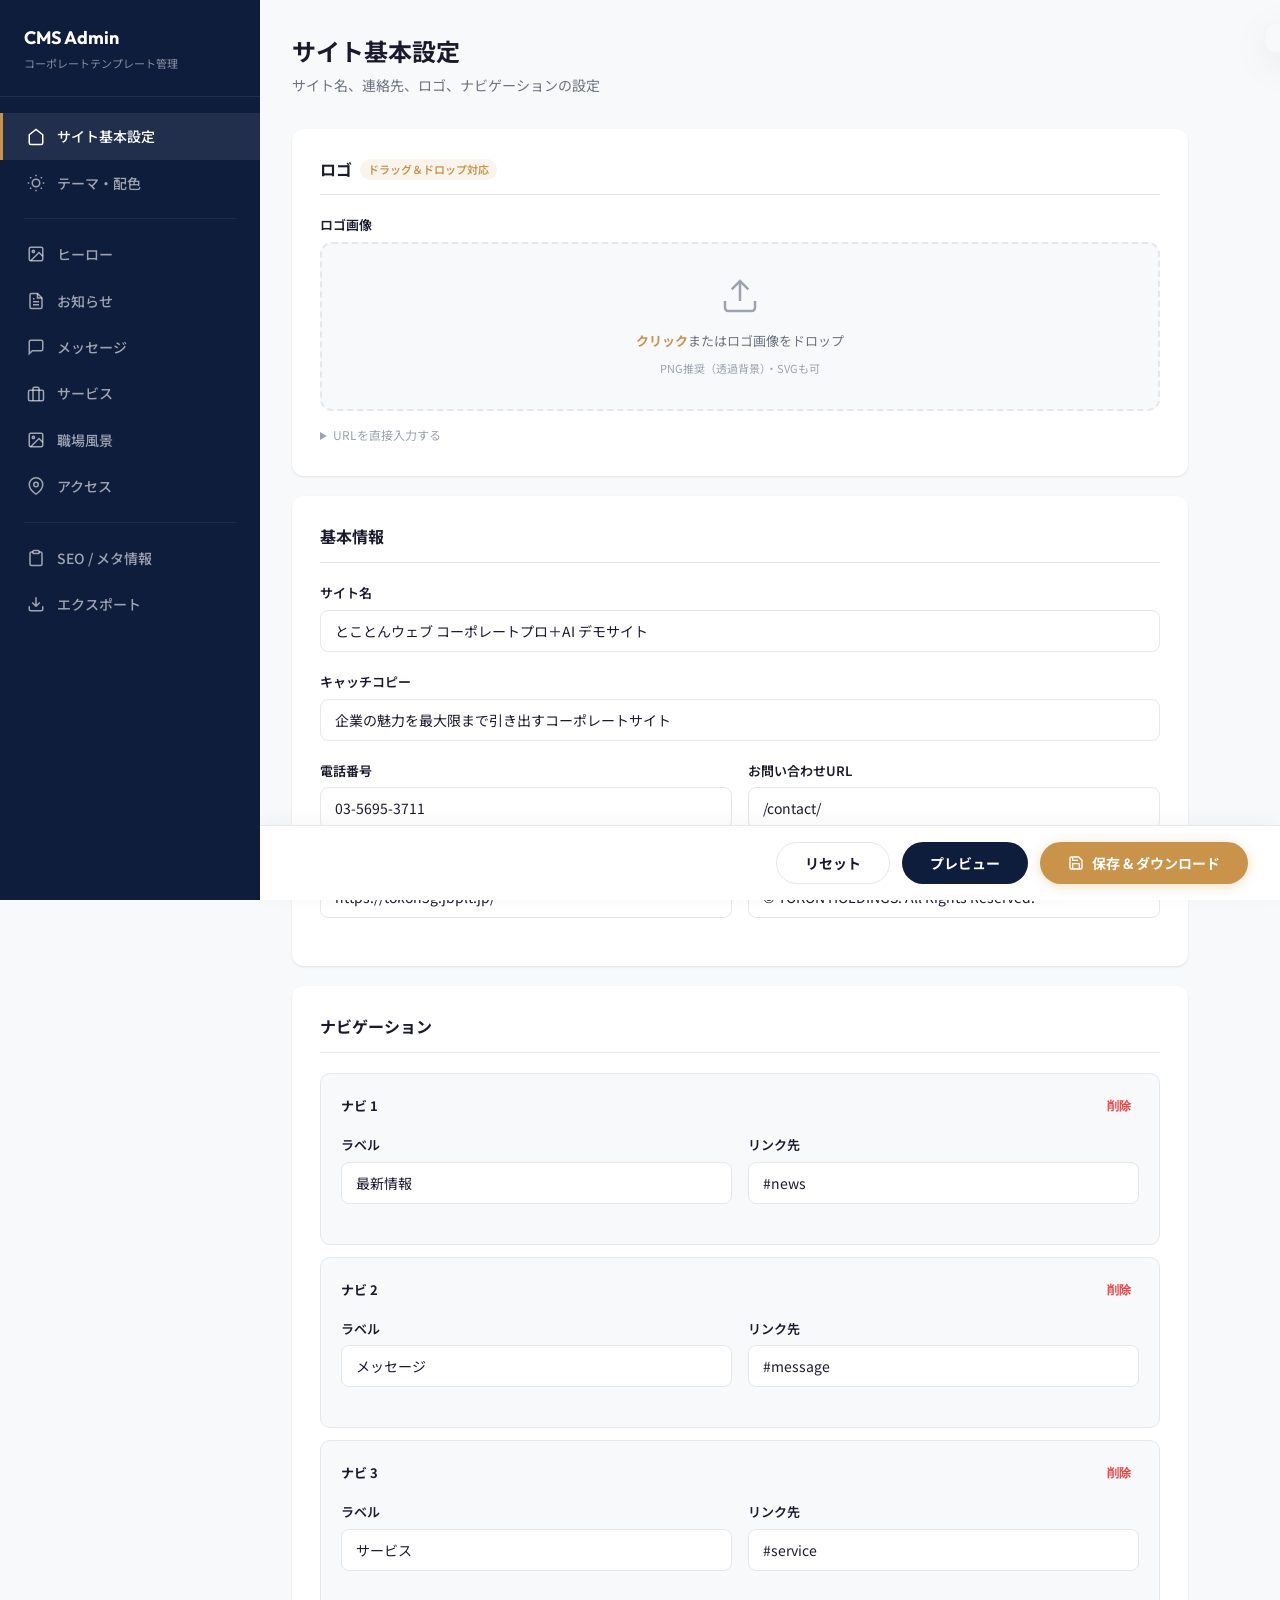
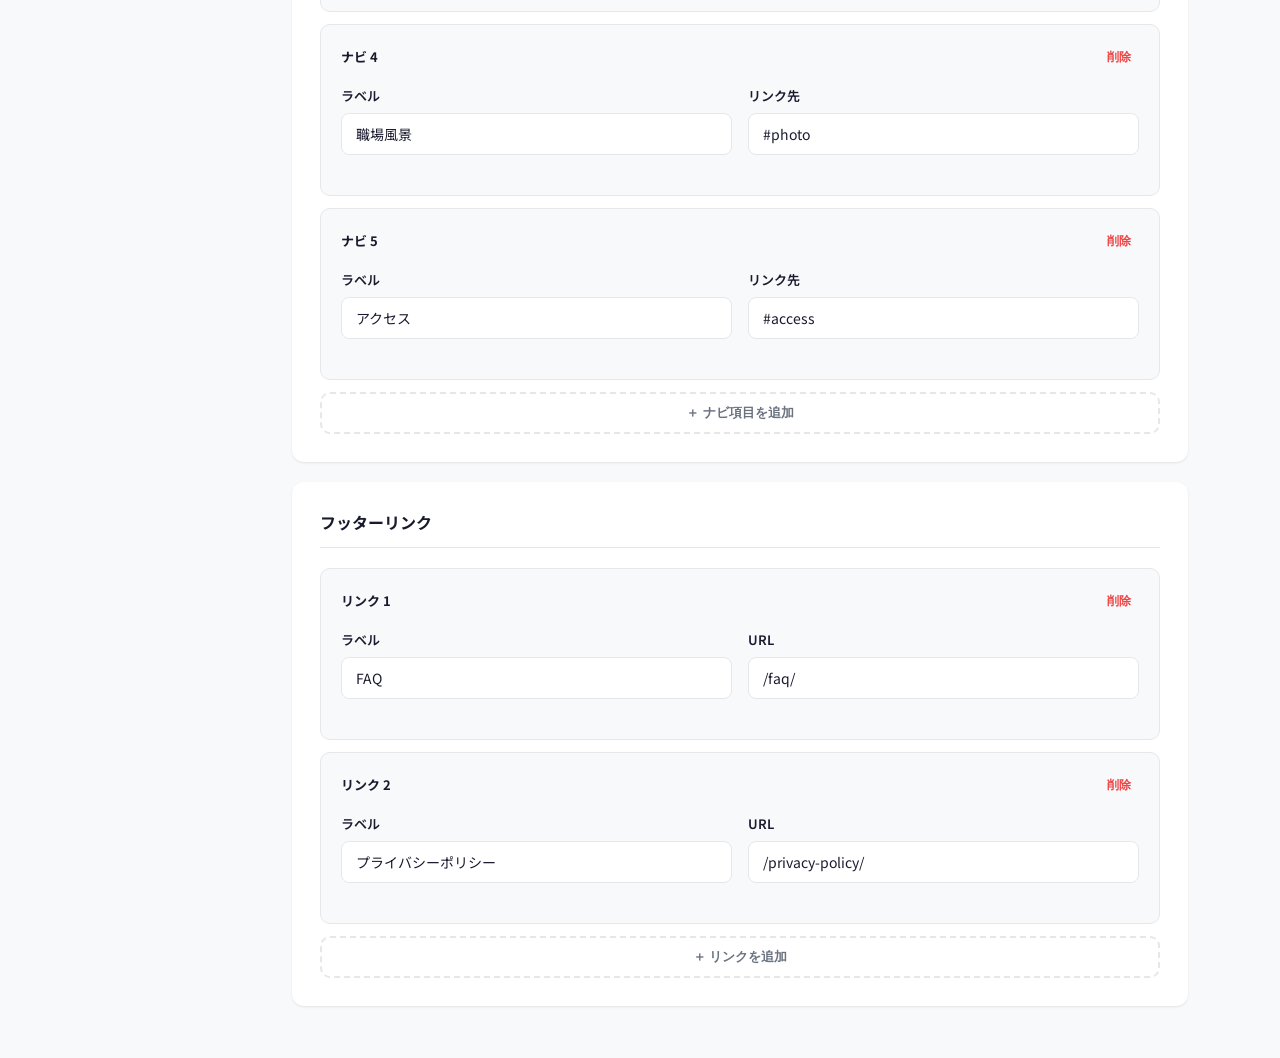
<file: admin.html>
<!DOCTYPE html>
<html lang="ja">
<head>
  <meta charset="UTF-8">
  <meta name="viewport" content="width=device-width, initial-scale=1.0">
  <title>CMS管理画面</title>
  <link rel="preconnect" href="https://fonts.googleapis.com">
  <link href="https://fonts.googleapis.com/css2?family=Outfit:wght@400;500;600;700&family=Noto+Sans+JP:wght@400;500;700&display=swap" rel="stylesheet">
  <style>
    :root {
      --cms-primary: #0f1d3d;
      --cms-accent: #c9944a;
      --cms-accent-light: #e4b87a;
      --cms-bg: #f8f9fb;
      --cms-card: #ffffff;
      --cms-border: #e5e7eb;
      --cms-text: #1a1a2e;
      --cms-text-light: #6b7280;
      --cms-text-muted: #9ca3af;
      --cms-success: #10b981;
      --cms-danger: #ef4444;
      --cms-info: #3b82f6;
      --cms-radius: 12px;
      --cms-shadow: 0 1px 3px rgba(0,0,0,0.06), 0 1px 2px rgba(0,0,0,0.04);
      --cms-shadow-lg: 0 10px 40px rgba(0,0,0,0.08);
      --font: 'Noto Sans JP', sans-serif;
      --font-en: 'Outfit', sans-serif;
    }
    * { margin: 0; padding: 0; box-sizing: border-box; }
    body { font-family: var(--font); background: var(--cms-bg); color: var(--cms-text); line-height: 1.6; }

    /* === LAYOUT === */
    .cms { display: flex; min-height: 100vh; }

    .cms__sidebar {
      width: 260px; background: var(--cms-primary); color: #fff;
      padding: 24px 0; position: fixed; top: 0; left: 0; bottom: 0;
      overflow-y: auto; z-index: 100;
    }
    .cms__sidebar-logo { padding: 0 24px 24px; border-bottom: 1px solid rgba(255,255,255,0.08); margin-bottom: 16px; }
    .cms__sidebar-logo h1 { font-family: var(--font-en); font-size: 18px; font-weight: 700; }
    .cms__sidebar-logo span { font-size: 11px; color: rgba(255,255,255,0.5); display: block; margin-top: 2px; }

    .cms__nav { list-style: none; }
    .cms__nav-item {
      display: flex; align-items: center; gap: 12px; padding: 12px 24px;
      color: rgba(255,255,255,0.6); font-size: 14px; font-weight: 500;
      cursor: pointer; transition: all 0.2s; border-left: 3px solid transparent;
    }
    .cms__nav-item:hover { color: rgba(255,255,255,0.9); background: rgba(255,255,255,0.04); }
    .cms__nav-item.active { color: #fff; background: rgba(255,255,255,0.08); border-left-color: var(--cms-accent); }
    .cms__nav-item svg { width: 18px; height: 18px; flex-shrink: 0; }
    .cms__nav-divider { height: 1px; background: rgba(255,255,255,0.06); margin: 12px 24px; }

    .cms__main { flex: 1; margin-left: 260px; padding: 32px; max-width: 960px; }
    .cms__page-header { margin-bottom: 32px; }
    .cms__page-title { font-size: 24px; font-weight: 700; }
    .cms__page-desc { font-size: 14px; color: var(--cms-text-light); margin-top: 4px; }

    /* === CARDS === */
    .cms__card { background: var(--cms-card); border-radius: var(--cms-radius); box-shadow: var(--cms-shadow); padding: 28px; margin-bottom: 20px; }
    .cms__card-title {
      font-size: 16px; font-weight: 700; margin-bottom: 20px; padding-bottom: 12px;
      border-bottom: 1px solid var(--cms-border); display: flex; align-items: center; gap: 8px;
    }
    .badge { font-size: 11px; font-weight: 600; padding: 2px 8px; border-radius: 100px; background: rgba(201,148,74,0.1); color: var(--cms-accent); }

    /* === FORM === */
    .cms__field { margin-bottom: 20px; }
    .cms__field:last-child { margin-bottom: 0; }
    .cms__label { display: block; font-size: 13px; font-weight: 600; margin-bottom: 6px; }
    .cms__label-hint { font-weight: 400; color: var(--cms-text-light); font-size: 12px; margin-left: 8px; }

    .cms__input {
      width: 100%; padding: 10px 14px; border: 1px solid var(--cms-border); border-radius: 8px;
      font-family: var(--font); font-size: 14px; color: var(--cms-text); background: #fff;
      transition: border-color 0.2s, box-shadow 0.2s; outline: none;
    }
    .cms__input:focus { border-color: var(--cms-accent); box-shadow: 0 0 0 3px rgba(201,148,74,0.12); }
    textarea.cms__input { min-height: 100px; resize: vertical; line-height: 1.8; }
    select.cms__input { cursor: pointer; }
    .cms__input-row { display: grid; grid-template-columns: 1fr 1fr; gap: 16px; }

    /* === DRAG & DROP IMAGE === */
    .cms__dropzone {
      border: 2px dashed var(--cms-border); border-radius: 12px; padding: 32px 20px;
      text-align: center; cursor: pointer; transition: all 0.25s; position: relative;
      background: var(--cms-bg); min-height: 120px; display: flex; flex-direction: column;
      align-items: center; justify-content: center; gap: 8px;
    }
    .cms__dropzone:hover, .cms__dropzone.dragover {
      border-color: var(--cms-accent); background: rgba(201,148,74,0.04);
    }
    .cms__dropzone.dragover { transform: scale(1.01); }
    .cms__dropzone-icon { color: var(--cms-text-muted); }
    .cms__dropzone-text { font-size: 13px; color: var(--cms-text-light); }
    .cms__dropzone-text strong { color: var(--cms-accent); }
    .cms__dropzone-hint { font-size: 11px; color: var(--cms-text-muted); }
    .cms__dropzone input[type="file"] { display: none; }

    .cms__dropzone-preview {
      position: relative; display: inline-block; margin-top: 12px; max-width: 100%;
    }
    .cms__dropzone-preview img, .cms__dropzone-preview video {
      max-width: 100%; max-height: 200px; border-radius: 8px; display: block;
      box-shadow: 0 2px 12px rgba(0,0,0,0.1);
    }
    .cms__dropzone-remove {
      position: absolute; top: -8px; right: -8px; width: 24px; height: 24px;
      background: var(--cms-danger); color: #fff; border: none; border-radius: 50%;
      cursor: pointer; font-size: 14px; line-height: 1; display: flex;
      align-items: center; justify-content: center; box-shadow: 0 2px 8px rgba(239,68,68,0.3);
    }
    .cms__url-fallback { margin-top: 10px; }
    .cms__url-fallback summary {
      font-size: 12px; color: var(--cms-text-muted); cursor: pointer;
      user-select: none; padding: 4px 0;
    }
    .cms__url-fallback .cms__input { margin-top: 6px; font-size: 12px; }

    /* === COLOR PALETTE === */
    .cms__palette { display: flex; flex-wrap: wrap; gap: 8px; margin-bottom: 16px; }
    .cms__palette-swatch {
      width: 36px; height: 36px; border-radius: 10px; cursor: pointer;
      border: 3px solid transparent; transition: all 0.2s; position: relative;
    }
    .cms__palette-swatch:hover { transform: scale(1.15); }
    .cms__palette-swatch.active {
      border-color: var(--cms-text); box-shadow: 0 0 0 2px #fff, 0 0 0 4px var(--cms-text);
    }
    .cms__palette-swatch.active::after {
      content: '✓'; position: absolute; inset: 0; display: flex; align-items: center;
      justify-content: center; color: #fff; font-size: 14px; font-weight: 700;
      text-shadow: 0 1px 2px rgba(0,0,0,0.5);
    }
    .cms__color-custom {
      display: flex; align-items: center; gap: 10px; margin-top: 8px;
    }
    .cms__color-custom input[type="color"] {
      width: 40px; height: 36px; border: 1px solid var(--cms-border); border-radius: 8px;
      cursor: pointer; padding: 2px;
    }
    .cms__color-custom input[type="text"] {
      width: 100px; font-family: var(--font-en); font-size: 13px;
    }
    .cms__color-label { font-size: 12px; color: var(--cms-text-light); }

    /* === REPEATER === */
    .cms__repeater-item {
      background: var(--cms-bg); border: 1px solid var(--cms-border); border-radius: 10px;
      padding: 20px; margin-bottom: 12px;
    }
    .cms__repeater-header { display: flex; justify-content: space-between; align-items: center; margin-bottom: 16px; }
    .cms__repeater-label { font-size: 13px; font-weight: 700; }
    .cms__repeater-remove {
      background: none; border: none; color: var(--cms-danger); font-size: 12px;
      font-weight: 600; cursor: pointer; padding: 4px 8px; border-radius: 6px; transition: background 0.2s;
    }
    .cms__repeater-remove:hover { background: rgba(239,68,68,0.08); }

    .cms__add-btn {
      display: inline-flex; align-items: center; gap: 6px; padding: 10px 20px;
      border: 2px dashed var(--cms-border); border-radius: 10px; background: none;
      color: var(--cms-text-light); font-size: 13px; font-weight: 600; cursor: pointer;
      transition: all 0.2s; width: 100%; justify-content: center;
    }
    .cms__add-btn:hover { border-color: var(--cms-accent); color: var(--cms-accent); background: rgba(201,148,74,0.04); }

    /* === ACTIONS === */
    .cms__actions {
      position: fixed; bottom: 0; left: 260px; right: 0; background: #fff;
      border-top: 1px solid var(--cms-border); padding: 16px 32px;
      display: flex; gap: 12px; justify-content: flex-end; z-index: 50;
      box-shadow: 0 -4px 20px rgba(0,0,0,0.04);
    }
    .cms__btn {
      padding: 10px 28px; border: none; border-radius: 100px; font-family: var(--font);
      font-size: 14px; font-weight: 700; cursor: pointer; transition: all 0.2s;
      display: inline-flex; align-items: center; gap: 8px;
    }
    .cms__btn--primary { background: var(--cms-accent); color: #fff; box-shadow: 0 2px 12px rgba(201,148,74,0.3); }
    .cms__btn--primary:hover { background: var(--cms-accent-light); transform: translateY(-1px); }
    .cms__btn--secondary { background: var(--cms-primary); color: #fff; }
    .cms__btn--secondary:hover { opacity: 0.9; }
    .cms__btn--outline { background: #fff; color: var(--cms-text); border: 1px solid var(--cms-border); }
    .cms__btn--outline:hover { border-color: var(--cms-text-light); }

    .cms__toast {
      position: fixed; top: 24px; right: 24px; padding: 14px 24px; border-radius: 10px;
      font-size: 14px; font-weight: 600; z-index: 9999;
      transform: translateX(120%); transition: transform 0.3s cubic-bezier(0.34,1.56,0.64,1);
      box-shadow: var(--cms-shadow-lg);
    }
    .cms__toast.is-visible { transform: translateX(0); }
    .cms__toast--success { background: var(--cms-success); color: #fff; }
    .cms__toast--error { background: var(--cms-danger); color: #fff; }

    .cms__note {
      background: rgba(201,148,74,0.08); border: 1px solid rgba(201,148,74,0.2);
      border-radius: 10px; padding: 14px 20px; font-size: 13px; color: #8b6914;
      margin-bottom: 24px; display: flex; align-items: flex-start; gap: 8px; line-height: 1.7;
    }
    .cms__note-blue {
      background: rgba(59,130,246,0.06); border-color: rgba(59,130,246,0.2); color: #1e40af;
    }

    @media (max-width: 768px) {
      .cms__sidebar { width: 100%; position: relative; padding: 16px 0; }
      .cms__main { margin-left: 0; padding: 20px; }
      .cms__actions { left: 0; }
      .cms__input-row { grid-template-columns: 1fr; }
    }
  </style>
</head>
<body>
<div class="cms">
  <aside class="cms__sidebar">
    <div class="cms__sidebar-logo">
      <h1>CMS Admin</h1>
      <span>コーポレートテンプレート管理</span>
    </div>
    <ul class="cms__nav" id="cmsNav">
      <li class="cms__nav-item active" data-page="site">
        <svg viewBox="0 0 24 24" fill="none" stroke="currentColor" stroke-width="2"><path d="M3 9l9-7 9 7v11a2 2 0 01-2 2H5a2 2 0 01-2-2z"/></svg>
        サイト基本設定
      </li>
      <li class="cms__nav-item" data-page="theme">
        <svg viewBox="0 0 24 24" fill="none" stroke="currentColor" stroke-width="2"><circle cx="12" cy="12" r="5"/><path d="M12 1v2M12 21v2M4.22 4.22l1.42 1.42M18.36 18.36l1.42 1.42M1 12h2M21 12h2M4.22 19.78l1.42-1.42M18.36 5.64l1.42-1.42"/></svg>
        テーマ・配色
      </li>
      <div class="cms__nav-divider"></div>
      <li class="cms__nav-item" data-page="hero">
        <svg viewBox="0 0 24 24" fill="none" stroke="currentColor" stroke-width="2"><rect x="3" y="3" width="18" height="18" rx="2"/><circle cx="8.5" cy="8.5" r="1.5"/><path d="M21 15l-5-5L5 21"/></svg>
        ヒーロー
      </li>
      <li class="cms__nav-item" data-page="news">
        <svg viewBox="0 0 24 24" fill="none" stroke="currentColor" stroke-width="2"><path d="M14 2H6a2 2 0 00-2 2v16a2 2 0 002 2h12a2 2 0 002-2V8z"/><path d="M14 2v6h6M16 13H8M16 17H8M10 9H8"/></svg>
        お知らせ
      </li>
      <li class="cms__nav-item" data-page="message">
        <svg viewBox="0 0 24 24" fill="none" stroke="currentColor" stroke-width="2"><path d="M21 15a2 2 0 01-2 2H7l-4 4V5a2 2 0 012-2h14a2 2 0 012 2z"/></svg>
        メッセージ
      </li>
      <li class="cms__nav-item" data-page="service">
        <svg viewBox="0 0 24 24" fill="none" stroke="currentColor" stroke-width="2"><rect x="2" y="7" width="20" height="14" rx="2"/><path d="M16 21V5a2 2 0 00-2-2h-4a2 2 0 00-2 2v16"/></svg>
        サービス
      </li>
      <li class="cms__nav-item" data-page="photo">
        <svg viewBox="0 0 24 24" fill="none" stroke="currentColor" stroke-width="2"><rect x="3" y="3" width="18" height="18" rx="2"/><circle cx="8.5" cy="8.5" r="1.5"/><path d="M21 15l-5-5L5 21"/></svg>
        職場風景
      </li>
      <li class="cms__nav-item" data-page="access">
        <svg viewBox="0 0 24 24" fill="none" stroke="currentColor" stroke-width="2"><path d="M21 10c0 7-9 13-9 13s-9-6-9-13a9 9 0 0118 0z"/><circle cx="12" cy="10" r="3"/></svg>
        アクセス
      </li>
      <div class="cms__nav-divider"></div>
      <li class="cms__nav-item" data-page="meta">
        <svg viewBox="0 0 24 24" fill="none" stroke="currentColor" stroke-width="2"><path d="M16 4h2a2 2 0 012 2v14a2 2 0 01-2 2H6a2 2 0 01-2-2V6a2 2 0 012-2h2"/><rect x="8" y="2" width="8" height="4" rx="1"/></svg>
        SEO / メタ情報
      </li>
      <li class="cms__nav-item" data-page="export">
        <svg viewBox="0 0 24 24" fill="none" stroke="currentColor" stroke-width="2"><path d="M21 15v4a2 2 0 01-2 2H5a2 2 0 01-2-2v-4M7 10l5 5 5-5M12 15V3"/></svg>
        エクスポート
      </li>
    </ul>
  </aside>

  <main class="cms__main" id="cmsMain"></main>

  <div class="cms__actions">
    <button class="cms__btn cms__btn--outline" onclick="resetData()">リセット</button>
    <button class="cms__btn cms__btn--secondary" onclick="previewSite()">プレビュー</button>
    <button class="cms__btn cms__btn--primary" onclick="saveData()">
      <svg width="16" height="16" viewBox="0 0 24 24" fill="none" stroke="currentColor" stroke-width="2"><path d="M19 21H5a2 2 0 01-2-2V5a2 2 0 012-2h11l5 5v11a2 2 0 01-2 2z"/><path d="M17 21v-8H7v8M7 3v5h8"/></svg>
      保存 &amp; ダウンロード
    </button>
  </div>
</div>
<div class="cms__toast" id="toast"></div>

<script>
// ==========================================
// STATE
// ==========================================
let config = {};
let content = {};
let imageStore = {}; // key: fieldPath, value: { dataUrl, filename }

// ==========================================
// COLOR PALETTES
// ==========================================
const PALETTES = {
  primary: [
    '#0f1d3d','#1a1a2e','#16213e','#0a1628','#1b2838',
    '#2d3436','#0c2461','#192a56','#273c75','#40407a',
    '#2f3640','#353b48','#1e272e','#485460','#0a3d62',
    '#3c6382','#60a3bc','#6a89cc','#4a69bd','#1e3799'
  ],
  accent: [
    '#c9944a','#e4b87a','#d4a76a','#b8860b','#daa520',
    '#cd853f','#e67e22','#f39c12','#d35400','#e74c3c',
    '#c0392b','#27ae60','#2ecc71','#3498db','#2980b9',
    '#8e44ad','#9b59b6','#1abc9c','#16a085','#f1c40f'
  ]
};

// ==========================================
// INIT
// ==========================================
async function init() {
  try {
    config = await fetch('config.json').then(r => r.json());
    content = await fetch('content.json').then(r => r.json());
  } catch (e) {
    config = defaultConfig();
    content = defaultContent();
  }
  // Ensure meta fields exist
  if (!config.meta) config.meta = { description: '', ogImage: '' };
  if (!config.site.logoUrl) config.site.logoUrl = '';
  if (!config.theme.heroBackground) config.theme.heroBackground = '';
  if (!config.theme.heroVideo) config.theme.heroVideo = '';
  if (!config.theme.heroType) config.theme.heroType = 'gradient';

  renderCurrentPage();
  initNav();
}

function defaultConfig() {
  return {
    site: { title: '', tagline: '', phone: '', contactUrl: '', recruitUrl: '', copyright: '', logoUrl: '' },
    theme: { primaryColor: '#0f1d3d', primaryLight: '#1e3a6e', accentColor: '#c9944a', textColor: '#1a1a2e', textLight: '#6b7280', bgColor: '#ffffff', bgLight: '#f5f5f5', bgDark: '#0f1d3d', heroBackground: '', heroVideo: '', heroType: 'gradient' },
    meta: { description: '', ogImage: '' },
    nav: [], footer: { links: [] }
  };
}

function defaultContent() {
  return {
    hero: { image: '' },
    news: { titleEn: 'NEWS', titleJa: '最新情報', listUrl: '/news/', items: [] },
    message: { titleEn: 'MESSAGE', titleJa: 'メッセージ', image: '', heading: '', body: '', values: [], buttons: [] },
    service: { titleEn: 'SERVICE', titleJa: 'サービス', items: [] },
    photo: { titleEn: 'PHOTO', titleJa: '職場風景', images: [] },
    access: { titleEn: 'ACCESS', titleJa: 'アクセス', offices: [], note: '' }
  };
}

// ==========================================
// NAV
// ==========================================
function initNav() {
  document.querySelectorAll('.cms__nav-item').forEach(item => {
    item.addEventListener('click', () => {
      document.querySelectorAll('.cms__nav-item').forEach(i => i.classList.remove('active'));
      item.classList.add('active');
      renderCurrentPage();
    });
  });
}

function getCurrentPage() {
  return document.querySelector('.cms__nav-item.active')?.dataset.page || 'site';
}

function renderCurrentPage() {
  const page = getCurrentPage();
  const main = document.getElementById('cmsMain');
  const R = { site: pgSite, theme: pgTheme, hero: pgHero, news: pgNews, message: pgMessage, service: pgService, photo: pgPhoto, access: pgAccess, meta: pgMeta, export: pgExport };
  main.innerHTML = '';
  if (R[page]) R[page](main);
  // Re-init dropzones
  setTimeout(initDropzones, 50);
}

// ==========================================
// DROPZONE SYSTEM
// ==========================================
function dropzoneHTML(fieldPath, currentValue, opts = {}) {
  const accept = opts.accept || 'image/*';
  const label = opts.label || '画像をドラッグ＆ドロップ';
  const hint = opts.hint || 'PNG, JPG, WebP';
  const isVideo = accept.includes('video');
  const stored = imageStore[fieldPath];
  const previewSrc = stored ? stored.dataUrl : currentValue;
  const hasPreview = previewSrc && previewSrc.length > 0;

  return `
    <div class="cms__dropzone" data-field="${esc(fieldPath)}" data-accept="${accept}">
      <input type="file" accept="${accept}">
      ${hasPreview ? `
        <div class="cms__dropzone-preview">
          ${isVideo && previewSrc ? `<video src="${esc(previewSrc)}" muted autoplay loop playsinline style="max-height:200px;border-radius:8px;"></video>`
            : `<img src="${esc(previewSrc)}" alt="preview">`}
          <button class="cms__dropzone-remove" onclick="clearDropzone('${esc(fieldPath)}')">×</button>
        </div>
      ` : `
        <div class="cms__dropzone-icon">
          <svg width="40" height="40" viewBox="0 0 24 24" fill="none" stroke="currentColor" stroke-width="1.5"><path d="M21 15v4a2 2 0 01-2 2H5a2 2 0 01-2-2v-4"/><polyline points="17 8 12 3 7 8"/><line x1="12" y1="3" x2="12" y2="15"/></svg>
        </div>
        <p class="cms__dropzone-text"><strong>クリック</strong>または${label}</p>
        <p class="cms__dropzone-hint">${hint}</p>
      `}
    </div>
    <details class="cms__url-fallback">
      <summary>URLを直接入力する</summary>
      <input class="cms__input" type="text" value="${esc(currentValue || '')}"
        onchange="setNestedValue('${esc(fieldPath)}', this.value); renderCurrentPage();"
        placeholder="https://example.com/image.jpg">
    </details>`;
}

function initDropzones() {
  document.querySelectorAll('.cms__dropzone').forEach(zone => {
    const input = zone.querySelector('input[type="file"]');
    const field = zone.dataset.field;

    zone.addEventListener('click', (e) => {
      if (e.target.closest('.cms__dropzone-remove')) return;
      input.click();
    });

    zone.addEventListener('dragover', (e) => { e.preventDefault(); zone.classList.add('dragover'); });
    zone.addEventListener('dragleave', () => zone.classList.remove('dragover'));
    zone.addEventListener('drop', (e) => {
      e.preventDefault();
      zone.classList.remove('dragover');
      const file = e.dataTransfer.files[0];
      if (file) handleFile(file, field);
    });

    input.addEventListener('change', () => {
      if (input.files[0]) handleFile(input.files[0], field);
    });
  });
}

function handleFile(file, fieldPath) {
  const reader = new FileReader();
  reader.onload = (e) => {
    const dataUrl = e.target.result;
    imageStore[fieldPath] = { dataUrl, filename: file.name };
    setNestedValue(fieldPath, dataUrl);
    renderCurrentPage();
    showToast(`${file.name} を設定しました`, 'success');
  };
  reader.readAsDataURL(file);
}

function clearDropzone(fieldPath) {
  delete imageStore[fieldPath];
  setNestedValue(fieldPath, '');
  renderCurrentPage();
}

function setNestedValue(path, value) {
  const parts = path.split('.');
  const root = parts[0] === 'config' ? config : content;
  let obj = root;
  for (let i = 1; i < parts.length - 1; i++) {
    const key = isNaN(parts[i]) ? parts[i] : parseInt(parts[i]);
    obj = obj[key];
  }
  const lastKey = isNaN(parts[parts.length - 1]) ? parts[parts.length - 1] : parseInt(parts[parts.length - 1]);
  obj[lastKey] = value;
}

// ==========================================
// COLOR PALETTE COMPONENT
// ==========================================
function paletteHTML(configKey, currentValue, paletteType) {
  const colors = PALETTES[paletteType] || PALETTES.primary;
  return `
    <div class="cms__palette" data-key="${configKey}">
      ${colors.map(c => `
        <div class="cms__palette-swatch ${c === currentValue ? 'active' : ''}"
          style="background:${c}" data-color="${c}"
          onclick="setPaletteColor('${configKey}', '${c}', this)"></div>
      `).join('')}
    </div>
    <div class="cms__color-custom">
      <input type="color" value="${currentValue}" onchange="setPaletteColorCustom('${configKey}', this.value, this)">
      <input class="cms__input" type="text" value="${currentValue}" style="width:100px"
        onchange="setPaletteColorCustom('${configKey}', this.value, this)">
      <span class="cms__color-label">カスタム</span>
    </div>`;
}

function setPaletteColor(key, color, el) {
  config.theme[key] = color;
  el.closest('.cms__card').querySelectorAll('.cms__palette-swatch').forEach(s => s.classList.remove('active'));
  el.classList.add('active');
  const custom = el.closest('.cms__card').querySelector('.cms__color-custom');
  custom.querySelector('input[type="color"]').value = color;
  custom.querySelector('input[type="text"]').value = color;
}

function setPaletteColorCustom(key, color, el) {
  config.theme[key] = color;
  const card = el.closest('.cms__card');
  card.querySelectorAll('.cms__palette-swatch').forEach(s => {
    s.classList.toggle('active', s.dataset.color === color);
  });
  const custom = card.querySelector('.cms__color-custom');
  custom.querySelector('input[type="color"]').value = color;
  custom.querySelector('input[type="text"]').value = color;
}

// ==========================================
// PAGE RENDERERS
// ==========================================

function pgSite(el) {
  const s = config.site;
  el.innerHTML = `
    <div class="cms__page-header"><h2 class="cms__page-title">サイト基本設定</h2><p class="cms__page-desc">サイト名、連絡先、ロゴ、ナビゲーションの設定</p></div>
    <div class="cms__card">
      <div class="cms__card-title">ロゴ <span class="badge">ドラッグ＆ドロップ対応</span></div>
      <div class="cms__field">
        <label class="cms__label">ロゴ画像</label>
        ${dropzoneHTML('config.site.logoUrl', s.logoUrl, { label: 'ロゴ画像をドロップ', hint: 'PNG推奨（透過背景）・SVGも可' })}
      </div>
    </div>
    <div class="cms__card">
      <div class="cms__card-title">基本情報</div>
      <div class="cms__field"><label class="cms__label">サイト名</label><input class="cms__input" value="${esc(s.title)}" onchange="config.site.title=this.value"></div>
      <div class="cms__field"><label class="cms__label">キャッチコピー</label><input class="cms__input" value="${esc(s.tagline)}" onchange="config.site.tagline=this.value"></div>
      <div class="cms__input-row">
        <div class="cms__field"><label class="cms__label">電話番号</label><input class="cms__input" value="${esc(s.phone)}" onchange="config.site.phone=this.value"></div>
        <div class="cms__field"><label class="cms__label">お問い合わせURL</label><input class="cms__input" value="${esc(s.contactUrl)}" onchange="config.site.contactUrl=this.value"></div>
      </div>
      <div class="cms__input-row">
        <div class="cms__field"><label class="cms__label">採用情報URL</label><input class="cms__input" value="${esc(s.recruitUrl)}" onchange="config.site.recruitUrl=this.value"></div>
        <div class="cms__field"><label class="cms__label">コピーライト</label><input class="cms__input" value="${esc(s.copyright)}" onchange="config.site.copyright=this.value"></div>
      </div>
    </div>
    <div class="cms__card">
      <div class="cms__card-title">ナビゲーション</div>
      <div id="navRepeater">${config.nav.map((n,i) => repeaterItem('ナビ', i, `
        <div class="cms__input-row">
          <div class="cms__field"><label class="cms__label">ラベル</label><input class="cms__input" value="${esc(n.label)}" onchange="config.nav[${i}].label=this.value"></div>
          <div class="cms__field"><label class="cms__label">リンク先</label><input class="cms__input" value="${esc(n.href)}" onchange="config.nav[${i}].href=this.value"></div>
        </div>`, `removeItem(config.nav,${i})`)).join('')}</div>
      <button class="cms__add-btn" onclick="config.nav.push({label:'',href:'#'});renderCurrentPage()">＋ ナビ項目を追加</button>
    </div>
    <div class="cms__card">
      <div class="cms__card-title">フッターリンク</div>
      <div id="footerRepeater">${config.footer.links.map((l,i) => repeaterItem('リンク', i, `
        <div class="cms__input-row">
          <div class="cms__field"><label class="cms__label">ラベル</label><input class="cms__input" value="${esc(l.label)}" onchange="config.footer.links[${i}].label=this.value"></div>
          <div class="cms__field"><label class="cms__label">URL</label><input class="cms__input" value="${esc(l.href)}" onchange="config.footer.links[${i}].href=this.value"></div>
        </div>`, `removeItem(config.footer.links,${i})`)).join('')}</div>
      <button class="cms__add-btn" onclick="config.footer.links.push({label:'',href:''});renderCurrentPage()">＋ リンクを追加</button>
    </div>`;
}

function pgTheme(el) {
  const t = config.theme;
  el.innerHTML = `
    <div class="cms__page-header"><h2 class="cms__page-title">テーマ・配色</h2><p class="cms__page-desc">パレットから選ぶかカスタムカラーを設定</p></div>
    <div class="cms__note">💡 パレットから選択するか、カスタムでHEXコードを入力してください。サイト全体に一括反映されます。</div>
    <div class="cms__card">
      <div class="cms__card-title">プライマリーカラー <span class="badge">メインカラー</span></div>
      ${paletteHTML('primaryColor', t.primaryColor, 'primary')}
    </div>
    <div class="cms__card">
      <div class="cms__card-title">アクセントカラー <span class="badge">ボタン・装飾</span></div>
      ${paletteHTML('accentColor', t.accentColor, 'accent')}
    </div>
    <div class="cms__card">
      <div class="cms__card-title">その他のカラー</div>
      <div class="cms__field"><label class="cms__label">プライマリー（ライト）</label>
        <div class="cms__color-custom"><input type="color" value="${t.primaryLight||'#1e3a6e'}" onchange="config.theme.primaryLight=this.value;this.nextElementSibling.value=this.value"><input class="cms__input" type="text" value="${t.primaryLight||'#1e3a6e'}" style="width:100px" onchange="config.theme.primaryLight=this.value;this.previousElementSibling.value=this.value"></div></div>
      <div class="cms__field"><label class="cms__label">テキストカラー</label>
        <div class="cms__color-custom"><input type="color" value="${t.textColor}" onchange="config.theme.textColor=this.value;this.nextElementSibling.value=this.value"><input class="cms__input" type="text" value="${t.textColor}" style="width:100px" onchange="config.theme.textColor=this.value;this.previousElementSibling.value=this.value"></div></div>
      <div class="cms__field"><label class="cms__label">背景色</label>
        <div class="cms__color-custom"><input type="color" value="${t.bgColor}" onchange="config.theme.bgColor=this.value;this.nextElementSibling.value=this.value"><input class="cms__input" type="text" value="${t.bgColor}" style="width:100px" onchange="config.theme.bgColor=this.value;this.previousElementSibling.value=this.value"></div></div>
    </div>`;
}

function pgHero(el) {
  const t = config.theme;
  el.innerHTML = `
    <div class="cms__page-header"><h2 class="cms__page-title">ヒーローセクション</h2><p class="cms__page-desc">メインビジュアルの画像・動画・背景設定</p></div>
    <div class="cms__card">
      <div class="cms__card-title">背景タイプ</div>
      <div class="cms__field">
        <label class="cms__label">表示モード</label>
        <select class="cms__input" onchange="config.theme.heroType=this.value;renderCurrentPage()">
          <option value="gradient" ${t.heroType==='gradient'?'selected':''}>グラデーション（デフォルト）</option>
          <option value="image" ${t.heroType==='image'?'selected':''}>背景画像（パララックス）</option>
          <option value="video" ${t.heroType==='video'?'selected':''}>背景動画</option>
        </select>
      </div>
    </div>
    ${t.heroType === 'image' ? `
    <div class="cms__card">
      <div class="cms__card-title">背景画像 <span class="badge">パララックス対応</span></div>
      <div class="cms__note">💡 画像の上にオーバーレイがかかるのでテキストの視認性は自動で確保されます</div>
      <div class="cms__field">
        ${dropzoneHTML('config.theme.heroBackground', t.heroBackground, { label: '背景画像をドロップ', hint: '推奨: 1920×1080以上の高解像度画像' })}
      </div>
    </div>` : ''}
    ${t.heroType === 'video' ? `
    <div class="cms__card">
      <div class="cms__card-title">背景動画 <span class="badge">ループ再生</span></div>
      <div class="cms__note cms__note-blue">🎬 MP4推奨。動画はミュート＋ループで自動再生されます。モバイルではフォールバック画像が表示されます。</div>
      <div class="cms__field">
        <label class="cms__label">動画</label>
        ${dropzoneHTML('config.theme.heroVideo', t.heroVideo, { accept: 'video/mp4,video/webm', label: '動画ファイルをドロップ', hint: 'MP4, WebM (10MB以下推奨)' })}
      </div>
      <div class="cms__field">
        <label class="cms__label">フォールバック画像 <span class="cms__label-hint">動画が再生できない場合に表示</span></label>
        ${dropzoneHTML('config.theme.heroBackground', t.heroBackground, { label: 'フォールバック画像をドロップ' })}
      </div>
    </div>` : ''}
    <div class="cms__card">
      <div class="cms__card-title">メインビジュアル画像</div>
      <div class="cms__field">
        <label class="cms__label">ヒーロー画像（右側に表示）</label>
        ${dropzoneHTML('content.hero.image', content.hero.image)}
      </div>
    </div>`;
}

function pgNews(el) {
  const n = content.news;
  el.innerHTML = `
    <div class="cms__page-header"><h2 class="cms__page-title">お知らせ (NEWS)</h2></div>
    <div class="cms__card">
      <div class="cms__card-title">セクション設定</div>
      <div class="cms__input-row">
        <div class="cms__field"><label class="cms__label">英語タイトル</label><input class="cms__input" value="${esc(n.titleEn)}" onchange="content.news.titleEn=this.value"></div>
        <div class="cms__field"><label class="cms__label">日本語タイトル</label><input class="cms__input" value="${esc(n.titleJa)}" onchange="content.news.titleJa=this.value"></div>
      </div>
      <div class="cms__field"><label class="cms__label">一覧URL</label><input class="cms__input" value="${esc(n.listUrl)}" onchange="content.news.listUrl=this.value"></div>
    </div>
    <div class="cms__card">
      <div class="cms__card-title">お知らせ一覧</div>
      <div>${n.items.map((item,i) => repeaterItem('お知らせ', i, `
        <div class="cms__input-row">
          <div class="cms__field"><label class="cms__label">日付</label><input class="cms__input" value="${esc(item.date)}" onchange="content.news.items[${i}].date=this.value"></div>
          <div class="cms__field"><label class="cms__label">URL</label><input class="cms__input" value="${esc(item.url)}" onchange="content.news.items[${i}].url=this.value"></div>
        </div>
        <div class="cms__field"><label class="cms__label">タイトル</label><input class="cms__input" value="${esc(item.title)}" onchange="content.news.items[${i}].title=this.value"></div>
      `, `removeItem(content.news.items,${i})`)).join('')}</div>
      <button class="cms__add-btn" onclick="content.news.items.push({date:'',title:'',url:'#'});renderCurrentPage()">＋ 追加</button>
    </div>`;
}

function pgMessage(el) {
  const m = content.message;
  el.innerHTML = `
    <div class="cms__page-header"><h2 class="cms__page-title">メッセージ</h2></div>
    <div class="cms__card">
      <div class="cms__card-title">セクション設定</div>
      <div class="cms__input-row">
        <div class="cms__field"><label class="cms__label">英語タイトル</label><input class="cms__input" value="${esc(m.titleEn)}" onchange="content.message.titleEn=this.value"></div>
        <div class="cms__field"><label class="cms__label">日本語タイトル</label><input class="cms__input" value="${esc(m.titleJa)}" onchange="content.message.titleJa=this.value"></div>
      </div>
    </div>
    <div class="cms__card">
      <div class="cms__card-title">メッセージ本文</div>
      <div class="cms__field"><label class="cms__label">画像</label>${dropzoneHTML('content.message.image', m.image)}</div>
      <div class="cms__field"><label class="cms__label">見出し</label><input class="cms__input" value="${esc(m.heading)}" onchange="content.message.heading=this.value"></div>
      <div class="cms__field"><label class="cms__label">本文 <span class="cms__label-hint">改行で段落分け</span></label><textarea class="cms__input" onchange="content.message.body=this.value">${esc(m.body)}</textarea></div>
    </div>
    <div class="cms__card">
      <div class="cms__card-title">Vision / Mission</div>
      <div>${m.values.map((v,i) => repeaterItem(v.titleEn||'項目', i, `
        <div class="cms__input-row">
          <div class="cms__field"><label class="cms__label">英語</label><input class="cms__input" value="${esc(v.titleEn)}" onchange="content.message.values[${i}].titleEn=this.value"></div>
          <div class="cms__field"><label class="cms__label">日本語</label><input class="cms__input" value="${esc(v.titleJa)}" onchange="content.message.values[${i}].titleJa=this.value"></div>
        </div>
        <div class="cms__field"><label class="cms__label">キャッチ</label><input class="cms__input" value="${esc(v.catch)}" onchange="content.message.values[${i}].catch=this.value"></div>
        <div class="cms__field"><label class="cms__label">本文</label><textarea class="cms__input" onchange="content.message.values[${i}].body=this.value">${esc(v.body)}</textarea></div>
      `, `removeItem(content.message.values,${i})`)).join('')}</div>
      <button class="cms__add-btn" onclick="content.message.values.push({titleEn:'',titleJa:'',catch:'',body:''});renderCurrentPage()">＋ 追加</button>
    </div>
    <div class="cms__card">
      <div class="cms__card-title">ボタン</div>
      <div>${m.buttons.map((b,i) => repeaterItem('ボタン', i, `
        <div class="cms__input-row">
          <div class="cms__field"><label class="cms__label">ラベル</label><input class="cms__input" value="${esc(b.label)}" onchange="content.message.buttons[${i}].label=this.value"></div>
          <div class="cms__field"><label class="cms__label">URL</label><input class="cms__input" value="${esc(b.url)}" onchange="content.message.buttons[${i}].url=this.value"></div>
        </div>`, `removeItem(content.message.buttons,${i})`)).join('')}</div>
      <button class="cms__add-btn" onclick="content.message.buttons.push({label:'',url:''});renderCurrentPage()">＋ 追加</button>
    </div>`;
}

function pgService(el) {
  const s = content.service;
  el.innerHTML = `
    <div class="cms__page-header"><h2 class="cms__page-title">サービス</h2></div>
    <div class="cms__card">
      <div class="cms__card-title">セクション設定</div>
      <div class="cms__input-row">
        <div class="cms__field"><label class="cms__label">英語タイトル</label><input class="cms__input" value="${esc(s.titleEn)}" onchange="content.service.titleEn=this.value"></div>
        <div class="cms__field"><label class="cms__label">日本語タイトル</label><input class="cms__input" value="${esc(s.titleJa)}" onchange="content.service.titleJa=this.value"></div>
      </div>
    </div>
    <div class="cms__card">
      <div class="cms__card-title">サービス一覧</div>
      <div>${s.items.map((item,i) => repeaterItem(item.title||'サービス', i, `
        <div class="cms__field"><label class="cms__label">タイトル</label><input class="cms__input" value="${esc(item.title)}" onchange="content.service.items[${i}].title=this.value"></div>
        <div class="cms__field"><label class="cms__label">画像</label>${dropzoneHTML('content.service.items.'+i+'.image', item.image)}</div>
        <div class="cms__field"><label class="cms__label">説明文</label><textarea class="cms__input" onchange="content.service.items[${i}].body=this.value">${esc(item.body)}</textarea></div>
        <div class="cms__input-row">
          <div class="cms__field"><label class="cms__label">リンクURL</label><input class="cms__input" value="${esc(item.url)}" onchange="content.service.items[${i}].url=this.value"></div>
          <div class="cms__field"><label class="cms__label">リンクテキスト</label><input class="cms__input" value="${esc(item.linkText)}" onchange="content.service.items[${i}].linkText=this.value"></div>
        </div>`, `removeItem(content.service.items,${i})`)).join('')}</div>
      <button class="cms__add-btn" onclick="content.service.items.push({title:'',image:'',body:'',url:'#',linkText:'詳細を見る'});renderCurrentPage()">＋ 追加</button>
    </div>`;
}

function pgPhoto(el) {
  const p = content.photo;
  el.innerHTML = `
    <div class="cms__page-header"><h2 class="cms__page-title">職場風景 (PHOTO)</h2></div>
    <div class="cms__card">
      <div class="cms__card-title">セクション設定</div>
      <div class="cms__input-row">
        <div class="cms__field"><label class="cms__label">英語タイトル</label><input class="cms__input" value="${esc(p.titleEn)}" onchange="content.photo.titleEn=this.value"></div>
        <div class="cms__field"><label class="cms__label">日本語タイトル</label><input class="cms__input" value="${esc(p.titleJa)}" onchange="content.photo.titleJa=this.value"></div>
      </div>
    </div>
    <div class="cms__card">
      <div class="cms__card-title">写真一覧 <span class="badge">ドラッグ＆ドロップ対応</span></div>
      <div>${p.images.map((src,i) => repeaterItem('写真', i, `
        <div class="cms__field">${dropzoneHTML('content.photo.images.'+i, src)}</div>
      `, `removeItem(content.photo.images,${i})`)).join('')}</div>
      <button class="cms__add-btn" onclick="content.photo.images.push('');renderCurrentPage()">＋ 写真を追加</button>
    </div>`;
}

function pgAccess(el) {
  const a = content.access;
  el.innerHTML = `
    <div class="cms__page-header"><h2 class="cms__page-title">アクセス</h2></div>
    <div class="cms__card">
      <div class="cms__card-title">セクション設定</div>
      <div class="cms__input-row">
        <div class="cms__field"><label class="cms__label">英語タイトル</label><input class="cms__input" value="${esc(a.titleEn)}" onchange="content.access.titleEn=this.value"></div>
        <div class="cms__field"><label class="cms__label">日本語タイトル</label><input class="cms__input" value="${esc(a.titleJa)}" onchange="content.access.titleJa=this.value"></div>
      </div>
      <div class="cms__field"><label class="cms__label">注意書き</label><textarea class="cms__input" onchange="content.access.note=this.value">${esc(a.note)}</textarea></div>
    </div>
    <div class="cms__card">
      <div class="cms__card-title">オフィス一覧</div>
      <div>${a.offices.map((o,i) => repeaterItem(o.name+(o.isMain?' ★本社':''), i, `
        <div class="cms__input-row">
          <div class="cms__field"><label class="cms__label">名称</label><input class="cms__input" value="${esc(o.name)}" onchange="content.access.offices[${i}].name=this.value"></div>
          <div class="cms__field"><label class="cms__label">本社？</label>
            <select class="cms__input" onchange="content.access.offices[${i}].isMain=(this.value==='true')">
              <option value="true" ${o.isMain?'selected':''}>はい</option><option value="false" ${!o.isMain?'selected':''}>いいえ</option>
            </select></div>
        </div>
        <div class="cms__field"><label class="cms__label">住所</label><input class="cms__input" value="${esc(o.address)}" onchange="content.access.offices[${i}].address=this.value"></div>
        <div class="cms__input-row">
          <div class="cms__field"><label class="cms__label">Google Map リンク</label><input class="cms__input" value="${esc(o.mapUrl||'')}" onchange="content.access.offices[${i}].mapUrl=this.value"></div>
          <div class="cms__field"><label class="cms__label">Map埋め込みURL</label><input class="cms__input" value="${esc(o.mapEmbed||'')}" onchange="content.access.offices[${i}].mapEmbed=this.value"></div>
        </div>`, `removeItem(content.access.offices,${i})`)).join('')}</div>
      <button class="cms__add-btn" onclick="content.access.offices.push({name:'',address:'',mapUrl:'',mapEmbed:'',isMain:false});renderCurrentPage()">＋ 追加</button>
    </div>`;
}

function pgMeta(el) {
  const m = config.meta || {};
  el.innerHTML = `
    <div class="cms__page-header"><h2 class="cms__page-title">SEO / メタ情報</h2><p class="cms__page-desc">検索結果やSNSシェア時の表示設定</p></div>
    <div class="cms__note">💡 メタディスクリプションは検索結果に表示される120〜160文字程度の説明文です</div>
    <div class="cms__card">
      <div class="cms__card-title">メタディスクリプション</div>
      <div class="cms__field">
        <label class="cms__label">説明文 <span class="cms__label-hint" id="metaCount">${(m.description||'').length}/160</span></label>
        <textarea class="cms__input" style="min-height:80px" oninput="config.meta.description=this.value;document.getElementById('metaCount').textContent=this.value.length+'/160'" onchange="config.meta.description=this.value">${esc(m.description||'')}</textarea>
      </div>
    </div>
    <div class="cms__card">
      <div class="cms__card-title">OGP画像 <span class="badge">SNSシェア用</span></div>
      <div class="cms__field">
        <label class="cms__label">OG画像 <span class="cms__label-hint">推奨: 1200×630px</span></label>
        ${dropzoneHTML('config.meta.ogImage', m.ogImage||'', { label: 'OG画像をドロップ', hint: '1200×630px推奨' })}
      </div>
    </div>`;
}

function pgExport(el) {
  el.innerHTML = `
    <div class="cms__page-header"><h2 class="cms__page-title">エクスポート</h2><p class="cms__page-desc">編集した設定をJSON形式でダウンロード</p></div>
    <div class="cms__note cms__note-blue">📦 Base64の画像データが含まれている場合、JSONファイルが大きくなります。本番環境では画像をサーバーにアップしてURLに差し替えてください。</div>
    <div class="cms__card">
      <div class="cms__card-title">config.json <span class="badge">サイト設定</span></div>
      <pre style="background:#f0f2f5;padding:16px;border-radius:8px;font-size:11px;overflow-x:auto;max-height:300px;font-family:'Outfit',monospace;line-height:1.5">${esc(JSON.stringify(config, null, 2))}</pre>
      <br><button class="cms__btn cms__btn--outline" onclick="downloadJSON('config.json',config)">ダウンロード</button>
    </div>
    <div class="cms__card">
      <div class="cms__card-title">content.json <span class="badge">コンテンツ</span></div>
      <pre style="background:#f0f2f5;padding:16px;border-radius:8px;font-size:11px;overflow-x:auto;max-height:300px;font-family:'Outfit',monospace;line-height:1.5">${esc(JSON.stringify(content, null, 2))}</pre>
      <br><button class="cms__btn cms__btn--outline" onclick="downloadJSON('content.json',content)">ダウンロード</button>
    </div>`;
}

// ==========================================
// REPEATER HELPER
// ==========================================
function repeaterItem(label, index, innerHTML, removeAction) {
  return `<div class="cms__repeater-item">
    <div class="cms__repeater-header">
      <span class="cms__repeater-label">${label} ${index + 1}</span>
      <button class="cms__repeater-remove" onclick="${removeAction};renderCurrentPage()">削除</button>
    </div>
    ${innerHTML}
  </div>`;
}

function removeItem(arr, i) { arr.splice(i, 1); }

// ==========================================
// ACTIONS
// ==========================================
function saveData() {
  downloadJSON('config.json', config);
  setTimeout(() => downloadJSON('content.json', content), 300);
  showToast('JSONファイルをダウンロードしました！', 'success');
}

function resetData() {
  if (confirm('変更をリセットしますか？')) { imageStore = {}; init(); showToast('リセットしました', 'success'); }
}

function previewSite() { window.open('index.html', '_blank'); }

function downloadJSON(filename, data) {
  const blob = new Blob([JSON.stringify(data, null, 2)], { type: 'application/json' });
  const url = URL.createObjectURL(blob);
  const a = document.createElement('a'); a.href = url; a.download = filename; a.click();
  URL.revokeObjectURL(url);
}

function showToast(msg, type = 'success') {
  const t = document.getElementById('toast');
  t.textContent = msg; t.className = `cms__toast cms__toast--${type} is-visible`;
  setTimeout(() => t.classList.remove('is-visible'), 3000);
}

function esc(str) {
  if (str == null) return '';
  return String(str).replace(/&/g,'&amp;').replace(/</g,'&lt;').replace(/>/g,'&gt;').replace(/"/g,'&quot;');
}

init();
</script>
</body>
</html>
</file>
